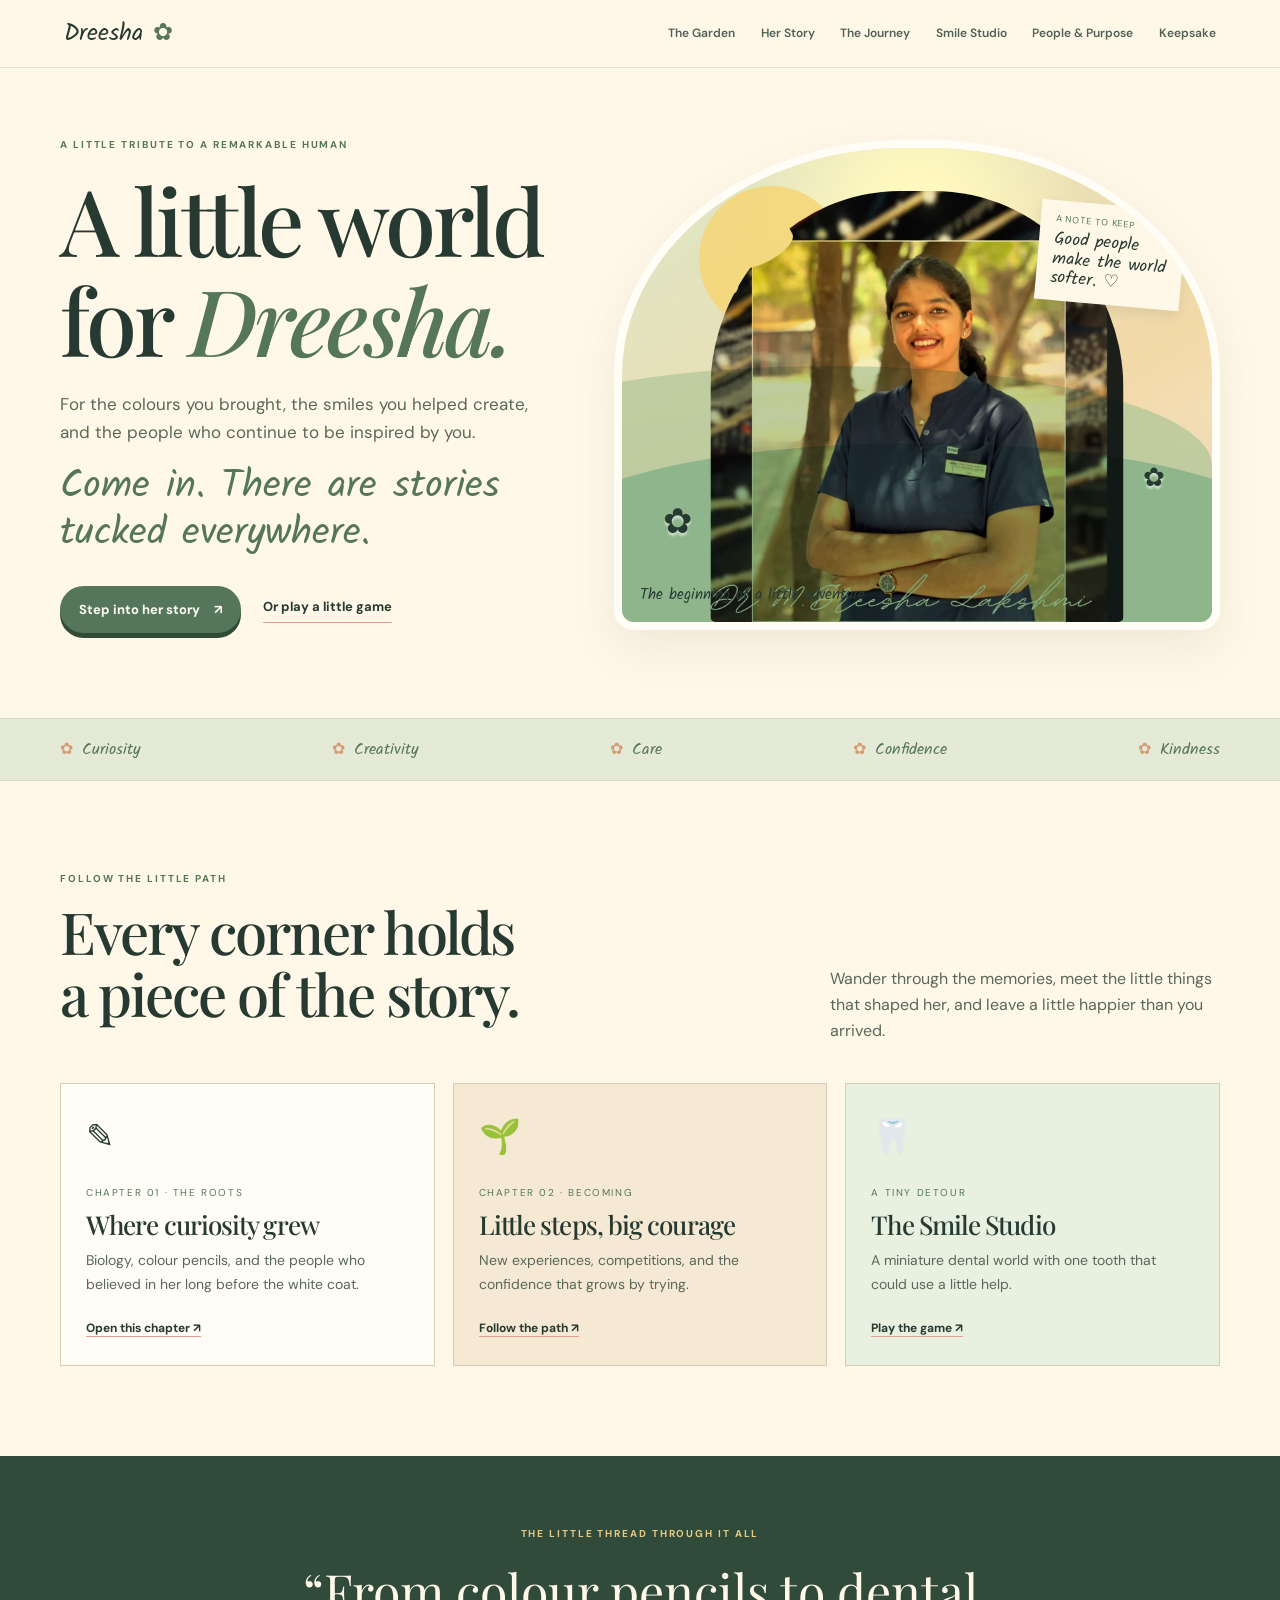
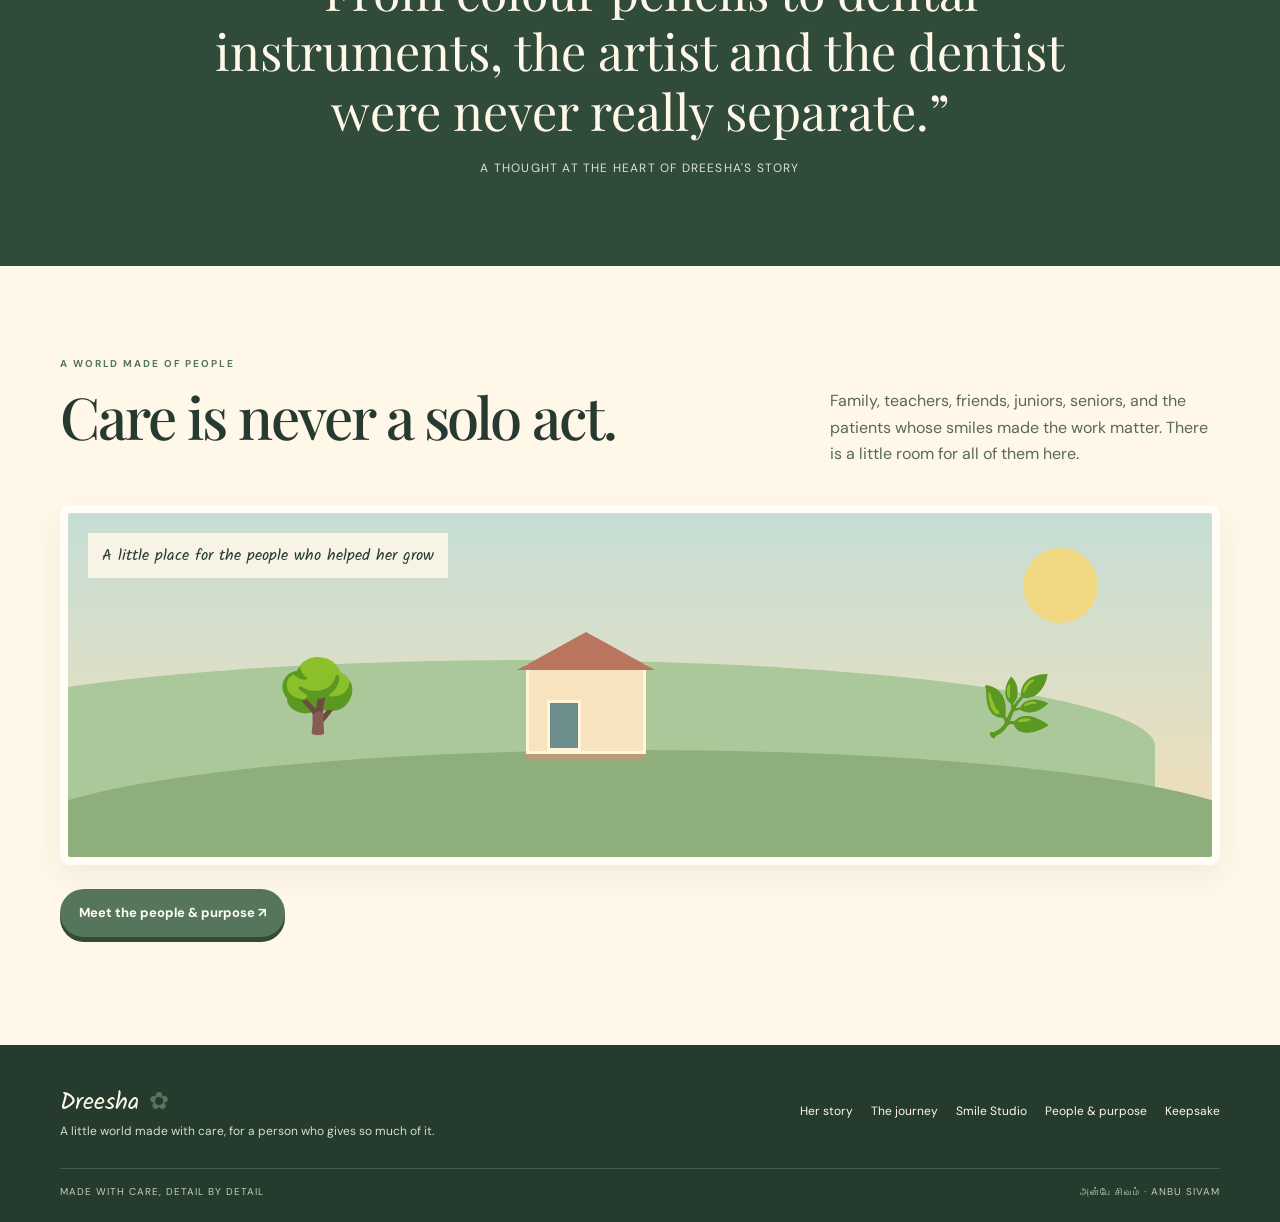
<file: index.html>
<!doctype html><html lang="en"><head><meta charset="utf-8"><meta name="viewport" content="width=device-width,initial-scale=1"><meta name="theme-color" content="#fff8e9"><meta name="description" content="A little illustrated world celebrating Dr. M. Dreesha Lakshmi, her story, creativity and care."><title>A Little World for Dreesha · A Little World for Dreesha</title><link rel="stylesheet" href="styles.css"></head><body><header class="site-nav">
<a class="brand" href="index.html">Dreesha <span>✿</span></a>
<button class="menu-btn" aria-expanded="false" aria-label="Toggle navigation">Explore ☰</button>
<nav class="navlinks">
<a href="index.html">The Garden</a><a href="story.html">Her Story</a><a href="journey.html">The Journey</a><a href="smile-studio.html">Smile Studio</a><a href="people.html">People & Purpose</a><a href="keepsake.html">Keepsake</a>
</nav></header><main>
<section class="hero wrap"><div class="hero-copy fade-up"><div class="eyebrow">A little tribute to a remarkable human</div><h1>A little world<br>for <em style="color:var(--moss)">Dreesha.</em></h1><p class="lead">For the colours you brought, the smiles you helped create, and the people who continue to be inspired by you.</p><p class="script">Come in. There are stories tucked everywhere.</p><div class="hero-actions"><a class="btn" href="story.html">Step into her story <span>↗</span></a><a class="link" href="smile-studio.html">Or play a little game</a></div></div><div class="hero-art fade-up" aria-label="Portrait of Dreesha in a storybook garden"><div class="sun-disc"></div><div class="hill back"></div><div class="hill"></div><img class="hero-portrait" src="assets/photos/dreesha-portrait.jpg" alt="Dreesha smiling in navy blue scrubs"><div class="art-note"><small>A note to keep</small>Good people make the world softer. ♡</div><span class="flower one">✿</span><span class="flower two">✿</span><div class="hero-caption">The beginning of a little adventure</div></div></section>
<div class="path-strip"><div class="wrap"><span>Curiosity</span><span>Creativity</span><span>Care</span><span>Confidence</span><span>Kindness</span></div></div>
<section class="section wrap"><div class="section-top"><div><div class="eyebrow">Follow the little path</div><h2>Every corner holds<br>a piece of the story.</h2></div><p>Wander through the memories, meet the little things that shaped her, and leave a little happier than you arrived.</p></div><div class="memory-grid"><article class="memory-card"><div class="card-mark">✎</div><div class="small-label">Chapter 01 · The roots</div><h3>Where curiosity grew</h3><p>Biology, colour pencils, and the people who believed in her long before the white coat.</p><a href="story.html">Open this chapter ↗</a></article><article class="memory-card"><div class="card-mark">🌱</div><div class="small-label">Chapter 02 · Becoming</div><h3>Little steps, big courage</h3><p>New experiences, competitions, and the confidence that grows by trying.</p><a href="journey.html">Follow the path ↗</a></article><article class="memory-card"><div class="card-mark">🦷</div><div class="small-label">A tiny detour</div><h3>The Smile Studio</h3><p>A miniature dental world with one tooth that could use a little help.</p><a href="smile-studio.html">Play the game ↗</a></article></div></section>
<section class="quote-band"><div class="eyebrow" style="color:#e9c982;justify-content:center">The little thread through it all</div><blockquote>“From colour pencils to dental instruments, the artist and the dentist were never really separate.”</blockquote><p>A thought at the heart of Dreesha's story</p></section>
<section class="section wrap"><div class="section-top"><div><div class="eyebrow">A world made of people</div><h2>Care is never a solo act.</h2></div><p>Family, teachers, friends, juniors, seniors, and the patients whose smiles made the work matter. There is a little room for all of them here.</p></div><div class="diorama"><div class="sun-disc"></div><div class="diorama-hill back"></div><div class="diorama-hill"></div><div class="tiny-tree">🌳</div><div class="tiny-tree two">🌿</div><div class="tiny-building"></div><div class="diorama-label">A little place for the people who helped her grow</div></div><p style="margin-top:24px"><a class="btn" href="people.html">Meet the people & purpose ↗</a></p></section></main><footer class="footer"><div class="wrap"><div class="footer-inner"><div><a class="brand" href="index.html">Dreesha <span>✿</span></a><p>A little world made with care, for a person who gives so much of it.</p></div><nav class="footer-links"><a href="story.html">Her story</a><a href="journey.html">The journey</a><a href="smile-studio.html">Smile Studio</a><a href="people.html">People & purpose</a><a href="keepsake.html">Keepsake</a></nav></div><div class="footer-bottom"><span>Made with care, detail by detail</span><span>அன்பே சிவம் · Anbu Sivam</span></div></div></footer><script src="app.js"></script></body></html>
</file>
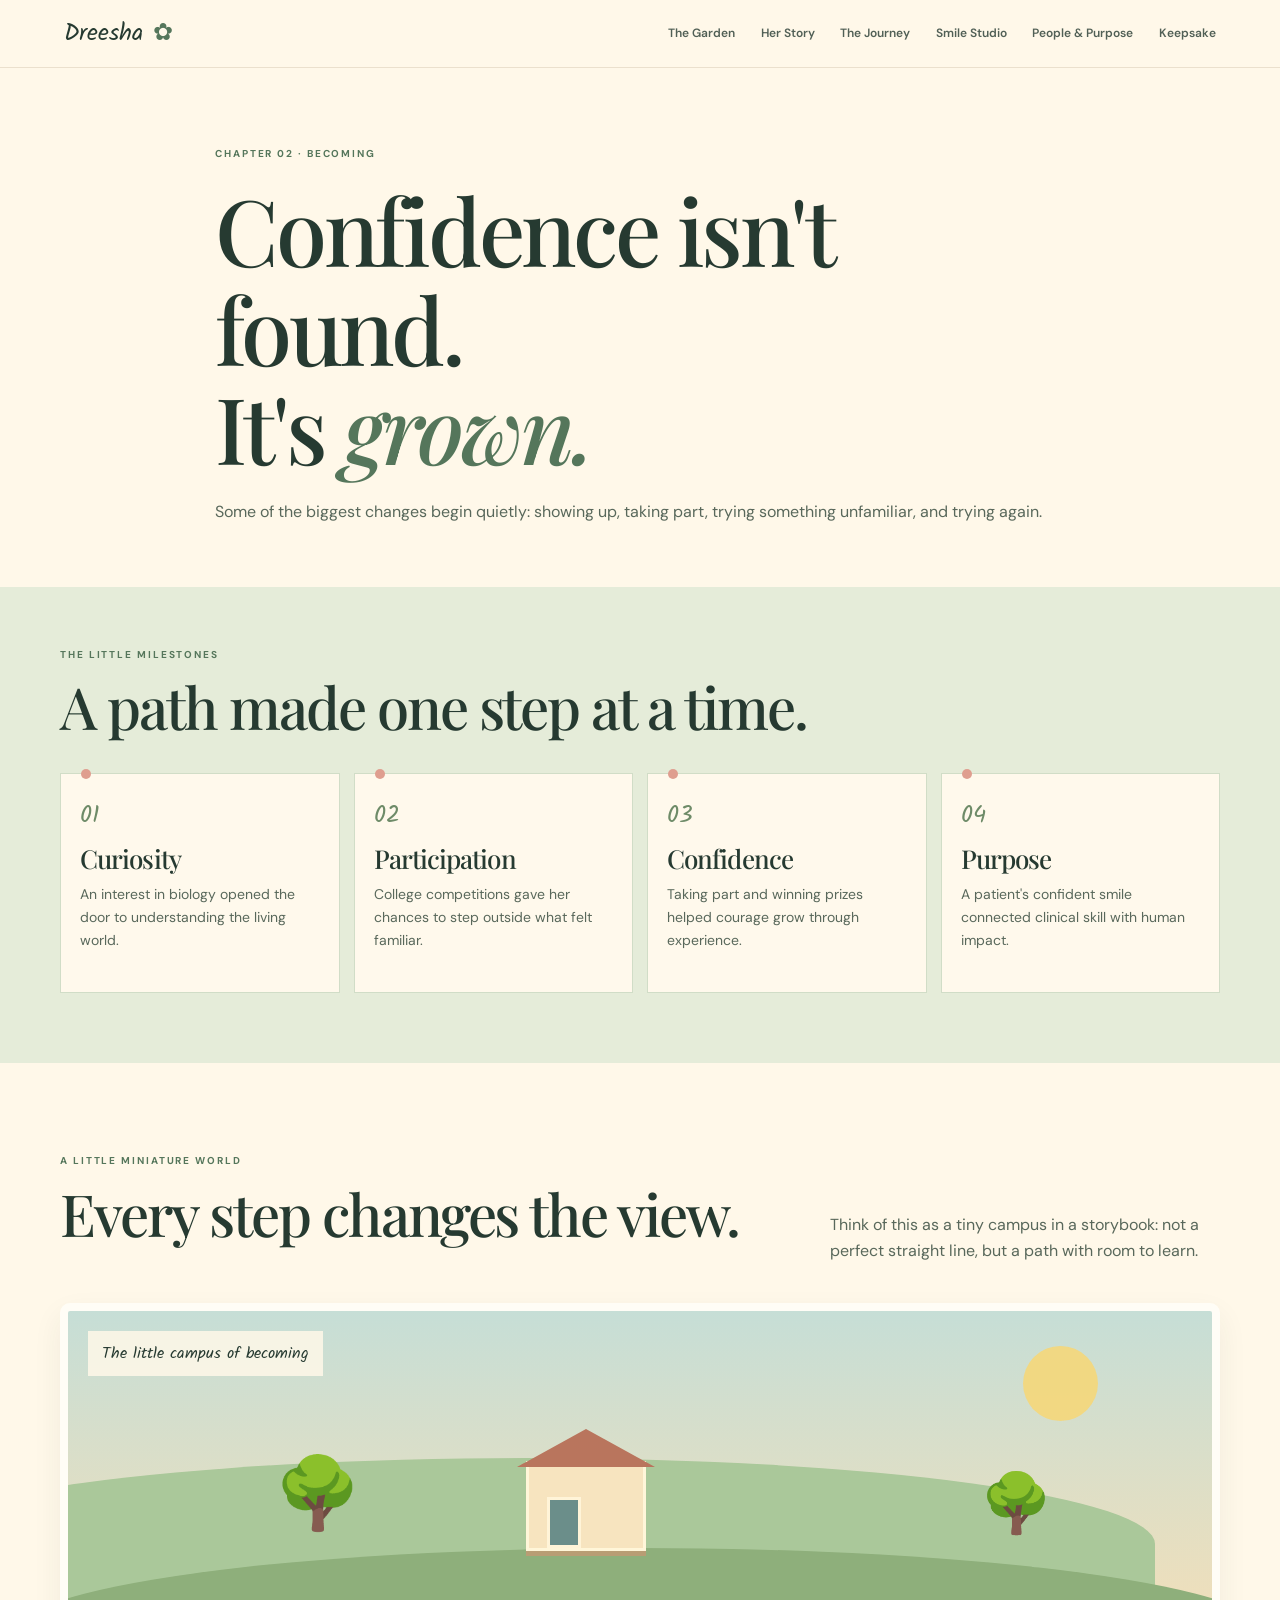
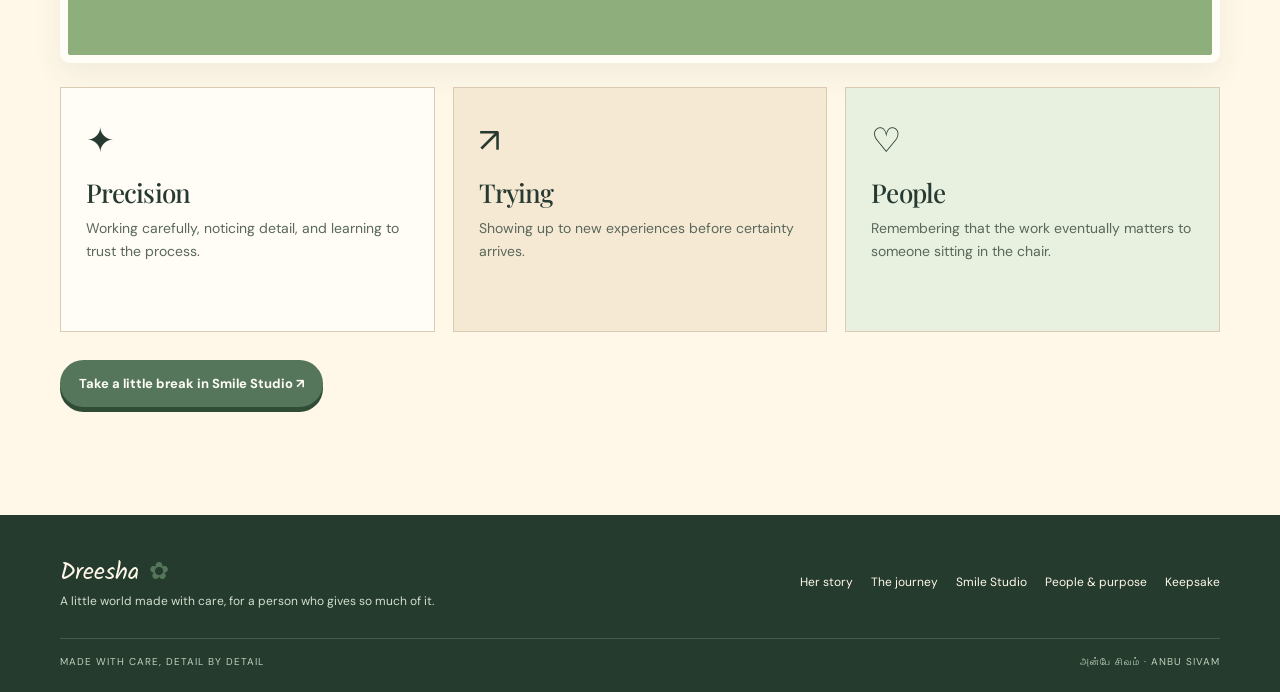
<file: journey.html>
<!doctype html><html lang="en"><head><meta charset="utf-8"><meta name="viewport" content="width=device-width,initial-scale=1"><meta name="theme-color" content="#fff8e9"><meta name="description" content="A little illustrated world celebrating Dr. M. Dreesha Lakshmi, her story, creativity and care."><title>The Journey · A Little World for Dreesha</title><link rel="stylesheet" href="styles.css"></head><body><header class="site-nav">
<a class="brand" href="index.html">Dreesha <span>✿</span></a>
<button class="menu-btn" aria-expanded="false" aria-label="Toggle navigation">Explore ☰</button>
<nav class="navlinks">
<a href="index.html">The Garden</a><a href="story.html">Her Story</a><a href="journey.html">The Journey</a><a href="smile-studio.html">Smile Studio</a><a href="people.html">People & Purpose</a><a href="keepsake.html">Keepsake</a>
</nav></header><main>
<section class="wrap story-intro"><div class="eyebrow">Chapter 02 · Becoming</div><h1>Confidence isn't found.<br>It's <em style="color:var(--moss)">grown.</em></h1><p class="lead">Some of the biggest changes begin quietly: showing up, taking part, trying something unfamiliar, and trying again.</p></section>
<section class="timeline-scene"><div class="wrap"><div class="eyebrow">The little milestones</div><h2>A path made one step at a time.</h2><div class="timeline"><article class="milestone"><div class="num">01</div><h3>Curiosity</h3><p>An interest in biology opened the door to understanding the living world.</p></article><article class="milestone"><div class="num">02</div><h3>Participation</h3><p>College competitions gave her chances to step outside what felt familiar.</p></article><article class="milestone"><div class="num">03</div><h3>Confidence</h3><p>Taking part and winning prizes helped courage grow through experience.</p></article><article class="milestone"><div class="num">04</div><h3>Purpose</h3><p>A patient's confident smile connected clinical skill with human impact.</p></article></div></div></section>
<section class="section wrap"><div class="section-top"><div><div class="eyebrow">A little miniature world</div><h2>Every step changes the view.</h2></div><p>Think of this as a tiny campus in a storybook: not a perfect straight line, but a path with room to learn.</p></div><div class="diorama"><div class="sun-disc"></div><div class="diorama-hill back"></div><div class="diorama-hill"></div><div class="tiny-tree">🌳</div><div class="tiny-tree two">🌳</div><div class="tiny-building"></div><div class="diorama-label">The little campus of becoming</div></div><div class="memory-grid" style="margin-top:24px"><article class="memory-card"><div class="card-mark">✦</div><h3>Precision</h3><p>Working carefully, noticing detail, and learning to trust the process.</p></article><article class="memory-card"><div class="card-mark">↗</div><h3>Trying</h3><p>Showing up to new experiences before certainty arrives.</p></article><article class="memory-card"><div class="card-mark">♡</div><h3>People</h3><p>Remembering that the work eventually matters to someone sitting in the chair.</p></article></div><p style="margin-top:28px"><a class="btn" href="smile-studio.html">Take a little break in Smile Studio ↗</a></p></section></main><footer class="footer"><div class="wrap"><div class="footer-inner"><div><a class="brand" href="index.html">Dreesha <span>✿</span></a><p>A little world made with care, for a person who gives so much of it.</p></div><nav class="footer-links"><a href="story.html">Her story</a><a href="journey.html">The journey</a><a href="smile-studio.html">Smile Studio</a><a href="people.html">People & purpose</a><a href="keepsake.html">Keepsake</a></nav></div><div class="footer-bottom"><span>Made with care, detail by detail</span><span>அன்பே சிவம் · Anbu Sivam</span></div></div></footer><script src="app.js"></script></body></html>
</file>
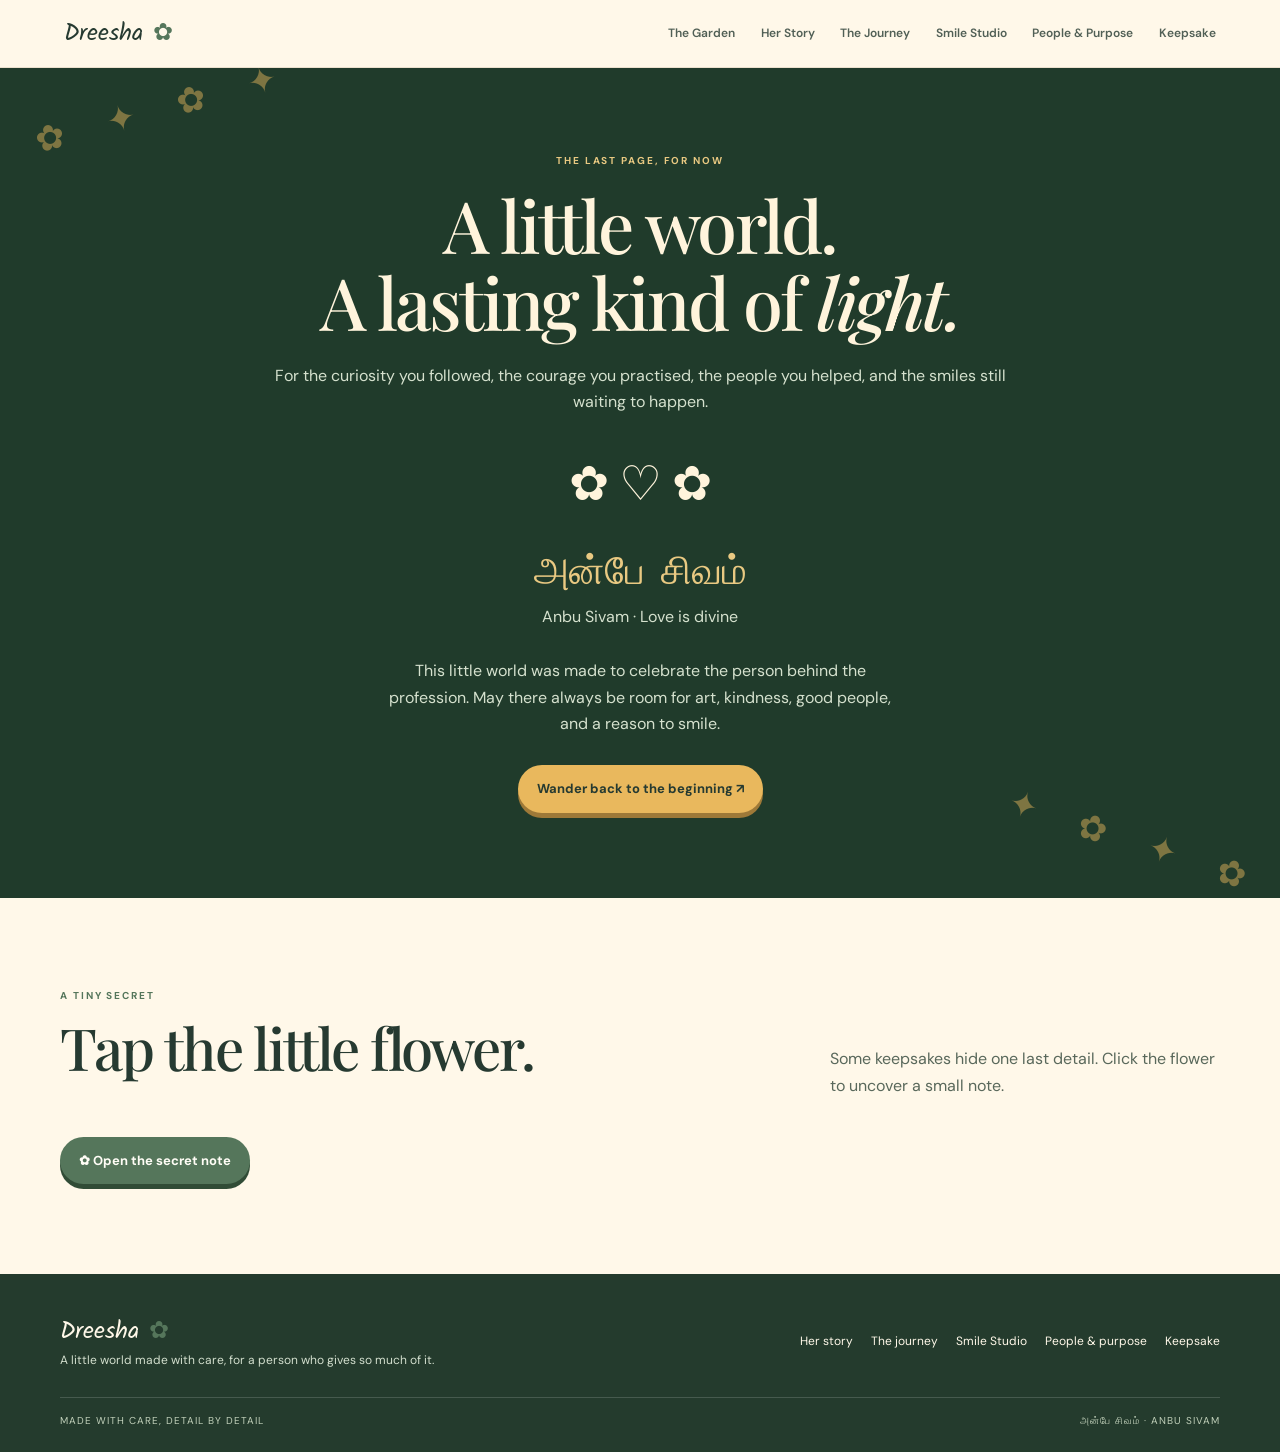
<file: keepsake.html>
<!doctype html><html lang="en"><head><meta charset="utf-8"><meta name="viewport" content="width=device-width,initial-scale=1"><meta name="theme-color" content="#fff8e9"><meta name="description" content="A little illustrated world celebrating Dr. M. Dreesha Lakshmi, her story, creativity and care."><title>A Little Keepsake · A Little World for Dreesha</title><link rel="stylesheet" href="styles.css"></head><body><header class="site-nav">
<a class="brand" href="index.html">Dreesha <span>✿</span></a>
<button class="menu-btn" aria-expanded="false" aria-label="Toggle navigation">Explore ☰</button>
<nav class="navlinks">
<a href="index.html">The Garden</a><a href="story.html">Her Story</a><a href="journey.html">The Journey</a><a href="smile-studio.html">Smile Studio</a><a href="people.html">People & Purpose</a><a href="keepsake.html">Keepsake</a>
</nav></header><main>
<section class="keepsake"><div class="wrap keepsake-inner"><div class="eyebrow" style="color:#e9c982;justify-content:center">The last page, for now</div><h1>A little world.<br>A lasting kind of <em>light.</em></h1><p>For the curiosity you followed, the courage you practised, the people you helped, and the smiles still waiting to happen.</p><div style="font-size:48px;margin:28px 0">✿ ♡ ✿</div><div class="script">அன்பே சிவம்</div><p style="margin-top:6px">Anbu Sivam · Love is divine</p><p style="max-width:520px;margin:28px auto">This little world was made to celebrate the person behind the profession. May there always be room for art, kindness, good people, and a reason to smile.</p><a class="btn" style="background:#e9b85d;color:#263a31;box-shadow:0 5px 0 #9e7938" href="index.html">Wander back to the beginning ↗</a></div></section>
<section class="section wrap"><div class="section-top"><div><div class="eyebrow">A tiny secret</div><h2>Tap the little flower.</h2></div><p>Some keepsakes hide one last detail. Click the flower to uncover a small note.</p></div><button class="btn" id="secretFlower" aria-expanded="false">✿ Open the secret note</button><div id="secretNote" class="note-card" hidden style="max-width:620px">You don't have to do extraordinary things every day to leave something good behind. Sometimes helping one person smile is already a legacy.<small>A little note, just for you</small></div></section>
</main><footer class="footer"><div class="wrap"><div class="footer-inner"><div><a class="brand" href="index.html">Dreesha <span>✿</span></a><p>A little world made with care, for a person who gives so much of it.</p></div><nav class="footer-links"><a href="story.html">Her story</a><a href="journey.html">The journey</a><a href="smile-studio.html">Smile Studio</a><a href="people.html">People & purpose</a><a href="keepsake.html">Keepsake</a></nav></div><div class="footer-bottom"><span>Made with care, detail by detail</span><span>அன்பே சிவம் · Anbu Sivam</span></div></div></footer><script src="app.js"></script></body></html>
</file>
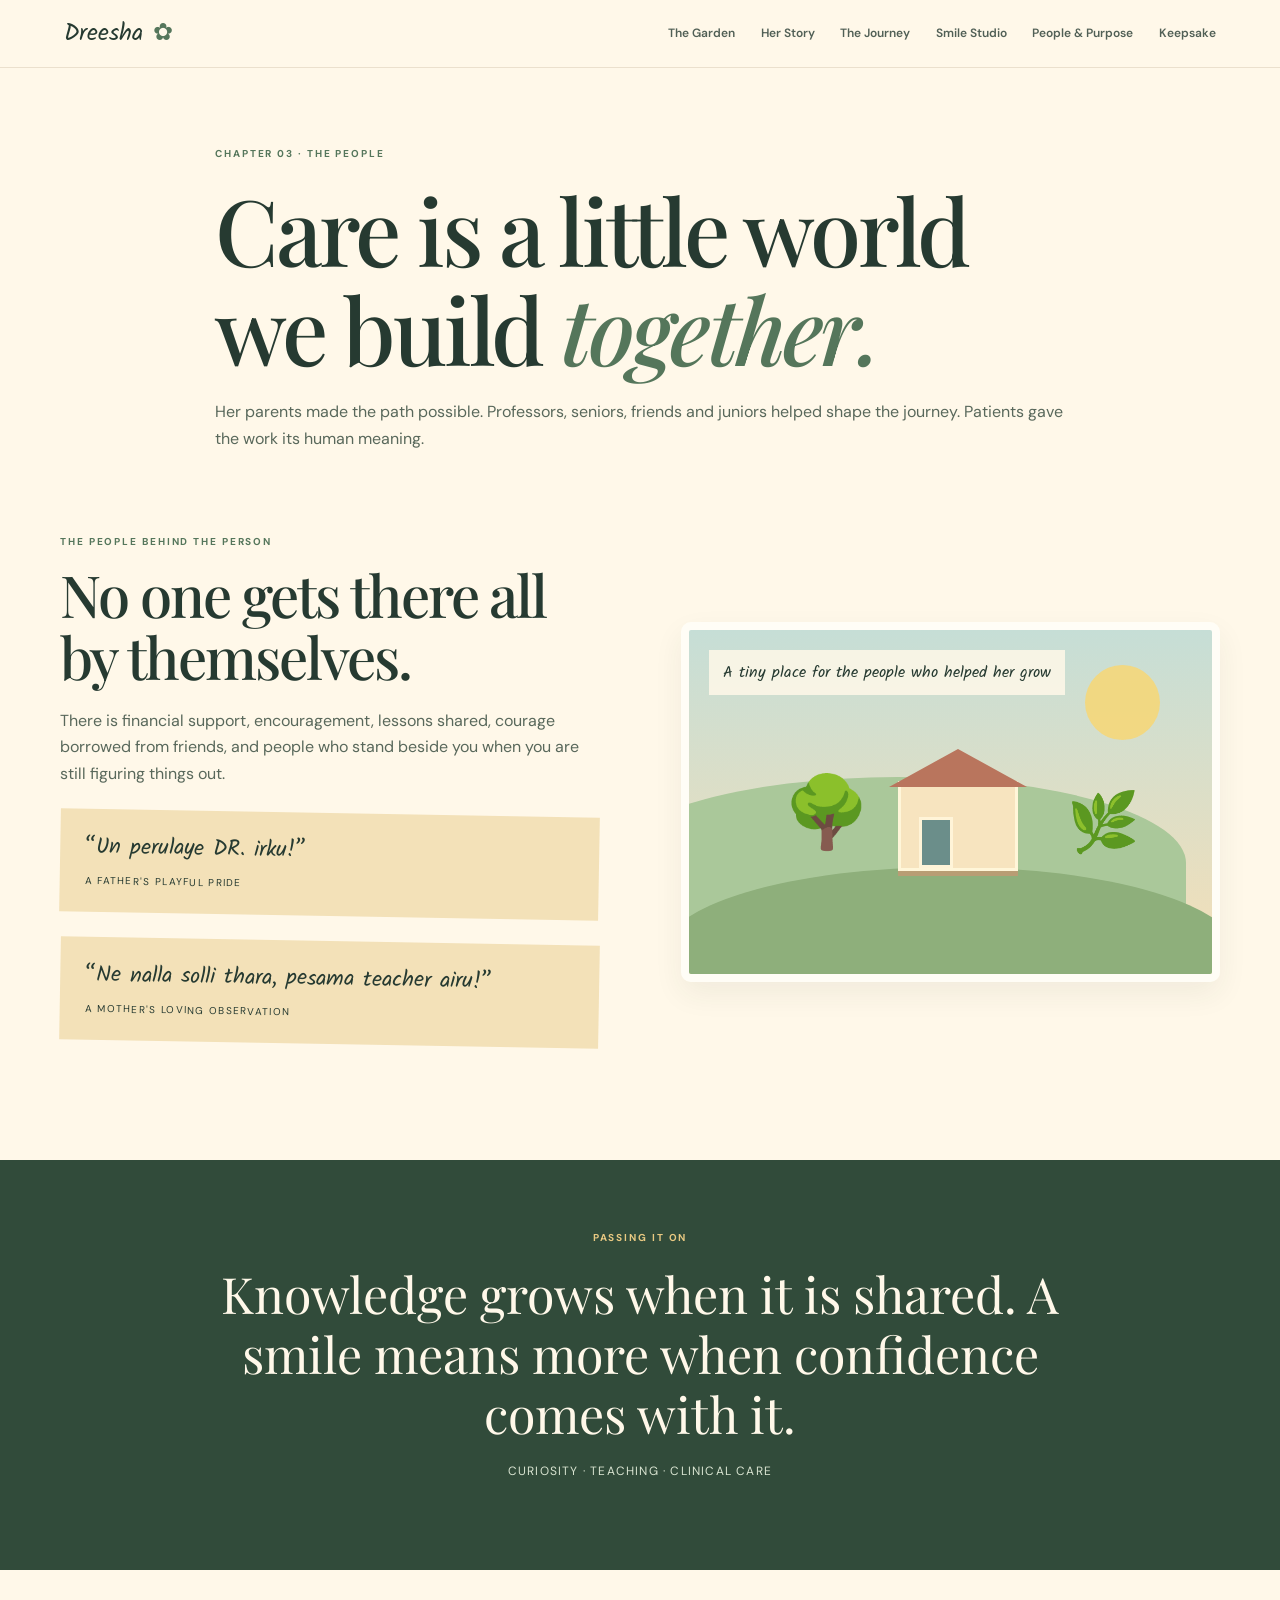
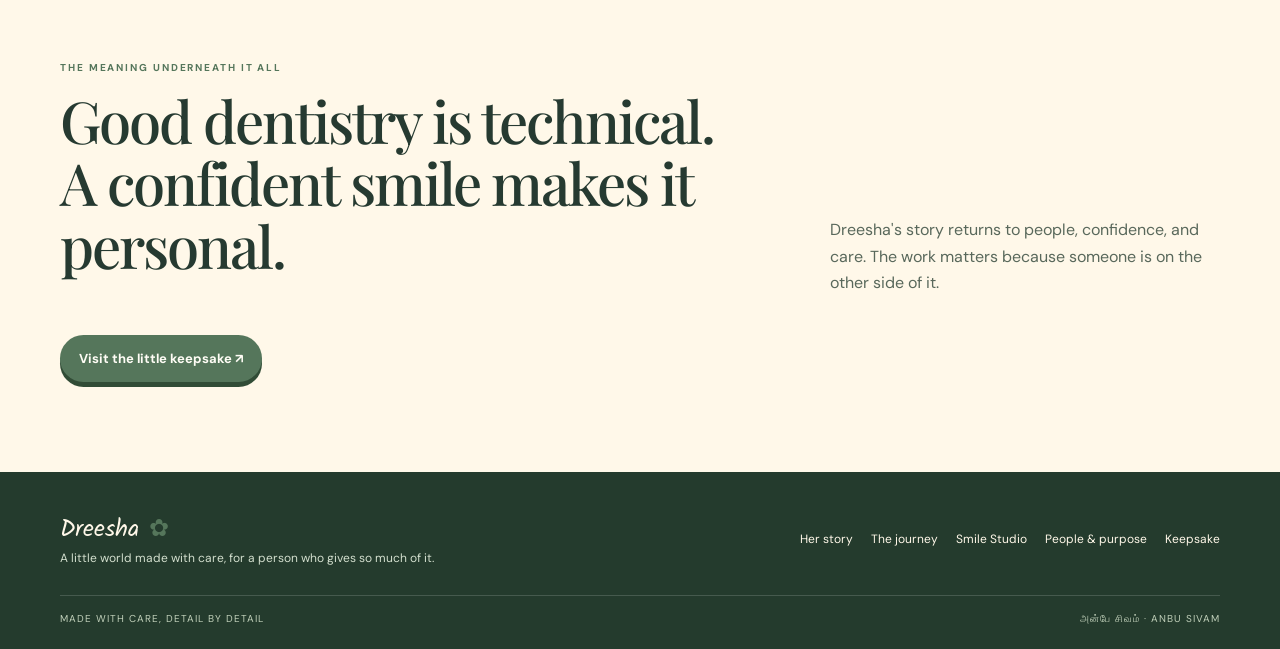
<file: people.html>
<!doctype html><html lang="en"><head><meta charset="utf-8"><meta name="viewport" content="width=device-width,initial-scale=1"><meta name="theme-color" content="#fff8e9"><meta name="description" content="A little illustrated world celebrating Dr. M. Dreesha Lakshmi, her story, creativity and care."><title>People & Purpose · A Little World for Dreesha</title><link rel="stylesheet" href="styles.css"></head><body><header class="site-nav">
<a class="brand" href="index.html">Dreesha <span>✿</span></a>
<button class="menu-btn" aria-expanded="false" aria-label="Toggle navigation">Explore ☰</button>
<nav class="navlinks">
<a href="index.html">The Garden</a><a href="story.html">Her Story</a><a href="journey.html">The Journey</a><a href="smile-studio.html">Smile Studio</a><a href="people.html">People & Purpose</a><a href="keepsake.html">Keepsake</a>
</nav></header><main>
<section class="wrap story-intro"><div class="eyebrow">Chapter 03 · The people</div><h1>Care is a little world<br>we build <em style="color:var(--moss)">together.</em></h1><p class="lead">Her parents made the path possible. Professors, seniors, friends and juniors helped shape the journey. Patients gave the work its human meaning.</p></section>
<section class="wrap people-grid"><div><div class="eyebrow">The people behind the person</div><h2>No one gets there all by themselves.</h2><p>There is financial support, encouragement, lessons shared, courage borrowed from friends, and people who stand beside you when you are still figuring things out.</p><div class="note-card">“Un perulaye DR. irku!”<small>A father's playful pride</small></div><div class="note-card">“Ne nalla solli thara, pesama teacher airu!”<small>A mother's loving observation</small></div></div><div class="diorama"><div class="sun-disc"></div><div class="diorama-hill back"></div><div class="diorama-hill"></div><div class="tiny-tree">🌳</div><div class="tiny-tree two">🌿</div><div class="tiny-building"></div><div class="diorama-label">A tiny place for the people who helped her grow</div></div></section>
<section class="quote-band"><div class="eyebrow" style="color:#e9c982;justify-content:center">Passing it on</div><blockquote>Knowledge grows when it is shared. A smile means more when confidence comes with it.</blockquote><p>Curiosity · Teaching · Clinical care</p></section>
<section class="section wrap"><div class="section-top"><div><div class="eyebrow">The meaning underneath it all</div><h2>Good dentistry is technical.<br>A confident smile makes it personal.</h2></div><p>Dreesha's story returns to people, confidence, and care. The work matters because someone is on the other side of it.</p></div><a class="btn" href="keepsake.html">Visit the little keepsake ↗</a></section></main><footer class="footer"><div class="wrap"><div class="footer-inner"><div><a class="brand" href="index.html">Dreesha <span>✿</span></a><p>A little world made with care, for a person who gives so much of it.</p></div><nav class="footer-links"><a href="story.html">Her story</a><a href="journey.html">The journey</a><a href="smile-studio.html">Smile Studio</a><a href="people.html">People & purpose</a><a href="keepsake.html">Keepsake</a></nav></div><div class="footer-bottom"><span>Made with care, detail by detail</span><span>அன்பே சிவம் · Anbu Sivam</span></div></div></footer><script src="app.js"></script></body></html>
</file>
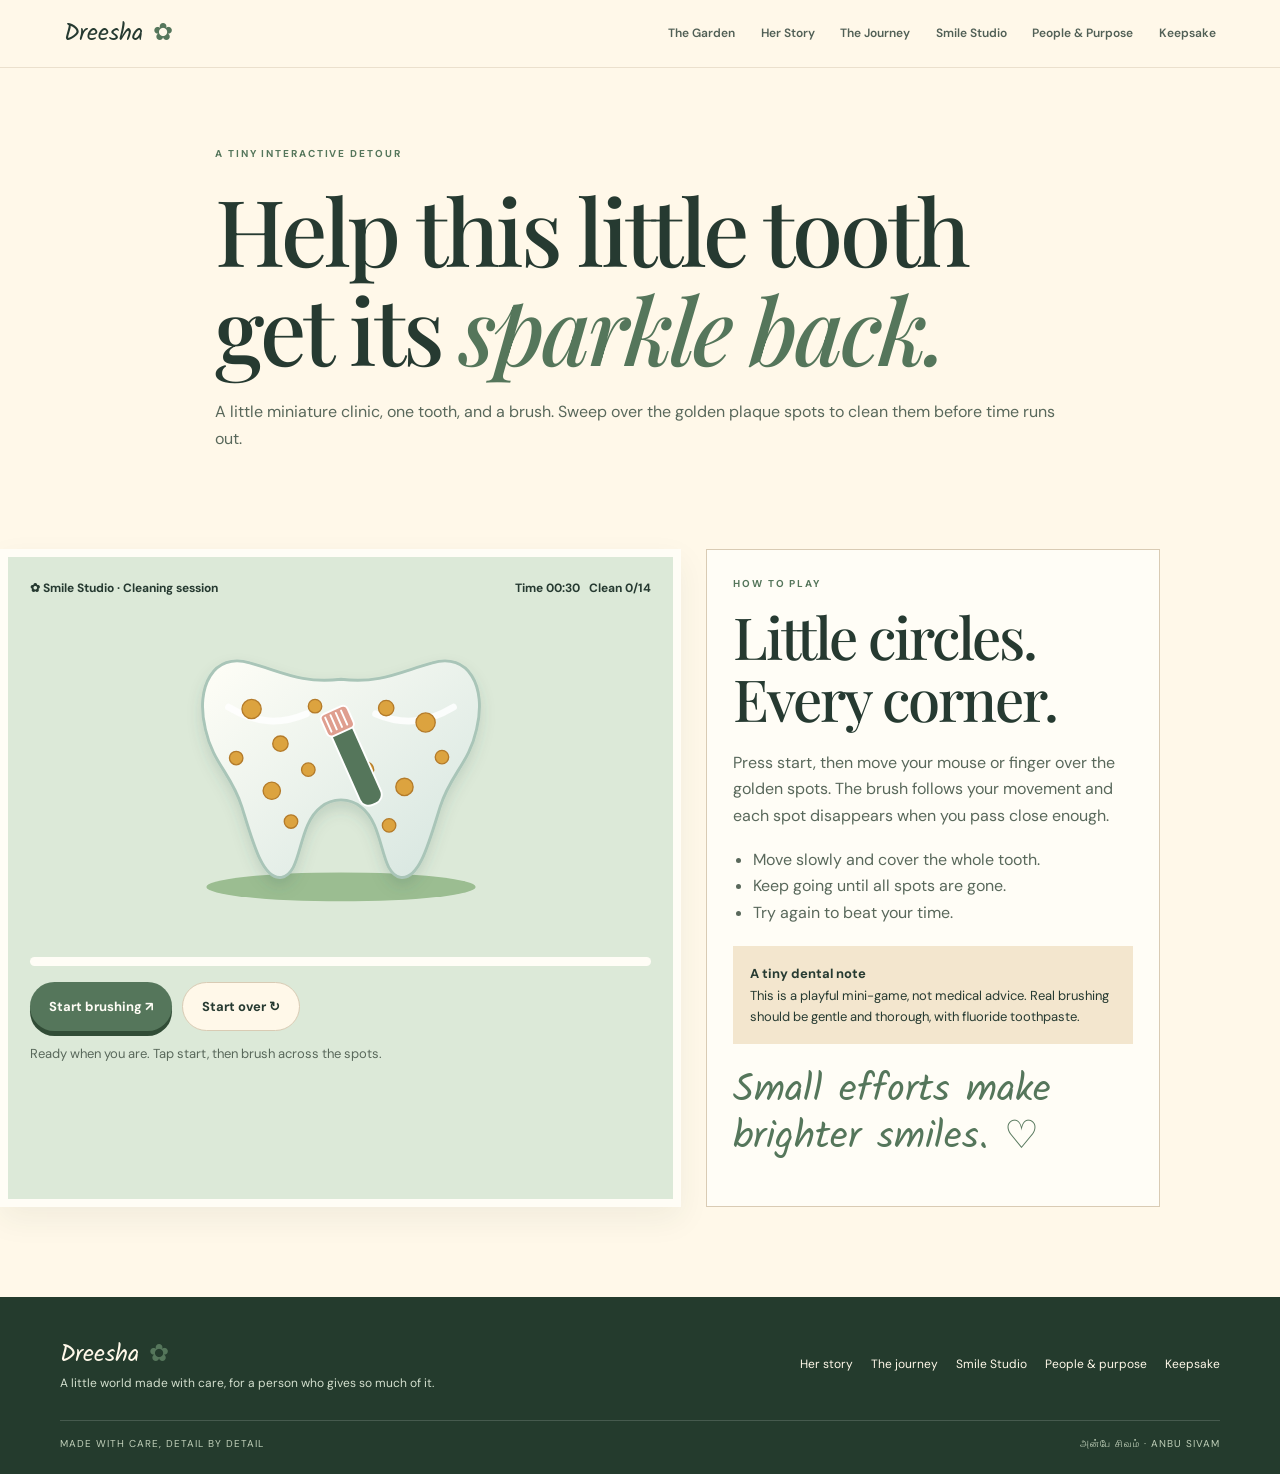
<file: smile-studio.html>
<!doctype html><html lang="en"><head><meta charset="utf-8"><meta name="viewport" content="width=device-width,initial-scale=1"><meta name="theme-color" content="#fff8e9"><meta name="description" content="A little illustrated world celebrating Dr. M. Dreesha Lakshmi, her story, creativity and care."><title>Smile Studio · A Little World for Dreesha</title><link rel="stylesheet" href="styles.css"></head><body><header class="site-nav">
<a class="brand" href="index.html">Dreesha <span>✿</span></a>
<button class="menu-btn" aria-expanded="false" aria-label="Toggle navigation">Explore ☰</button>
<nav class="navlinks">
<a href="index.html">The Garden</a><a href="story.html">Her Story</a><a href="journey.html">The Journey</a><a href="smile-studio.html">Smile Studio</a><a href="people.html">People & Purpose</a><a href="keepsake.html">Keepsake</a>
</nav></header><main>
<section class="wrap story-intro"><div class="eyebrow">A tiny interactive detour</div><h1>Help this little tooth<br>get its <em style="color:var(--moss)">sparkle back.</em></h1><p class="lead">A little miniature clinic, one tooth, and a brush. Sweep over the golden plaque spots to clean them before time runs out.</p></section>
<section class="wrap game-layout"><div class="game-board"><div class="game-header"><span>✿ Smile Studio · Cleaning session</span><span>Time <b id="timeLeft">00:30</b> &nbsp; Clean <b id="cleanScore">0/14</b></span></div><div class="game-stage"><svg id="toothGame" viewBox="0 0 520 340" role="img" aria-label="Interactive tooth with plaque spots to clean"><defs><linearGradient id="toothShade" x1="0" y1="0" x2="1" y2="1"><stop offset="0" stop-color="#fffef7"/><stop offset="1" stop-color="#d5e5df"/></linearGradient><filter id="shadow"><feDropShadow dx="0" dy="8" stdDeviation="7" flood-color="#365c59" flood-opacity=".17"/></filter></defs><ellipse cx="260" cy="288" rx="140" ry="15" fill="#9bbd91"/><path d="M165 55 C128 44 108 79 119 124 C127 160 146 170 157 205 C169 244 179 281 198 278 C220 275 214 224 239 205 C251 195 269 195 281 205 C306 224 300 275 322 278 C341 281 351 244 363 205 C374 170 393 160 401 124 C412 79 392 44 355 55 C322 64 301 77 260 72 C219 77 198 64 165 55Z" fill="url(#toothShade)" stroke="#a9c5b8" stroke-width="3" filter="url(#shadow)"/><path d="M143 101 C173 119 198 119 224 108 M377 101 C347 119 322 119 296 108" stroke="#fff" stroke-width="7" fill="none" stroke-linecap="round" opacity=".85"/><g class="plaque-set"><circle class="plaque" cx="167" cy="103" r="10"/><circle class="plaque" cx="197" cy="139" r="8"/><circle class="plaque" cx="233" cy="100" r="7"/><circle class="plaque" cx="264" cy="127" r="9"/><circle class="plaque" cx="307" cy="102" r="8"/><circle class="plaque" cx="348" cy="117" r="10"/><circle class="plaque" cx="151" cy="154" r="7"/><circle class="plaque" cx="188" cy="188" r="9"/><circle class="plaque" cx="226" cy="166" r="7"/><circle class="plaque" cx="286" cy="166" r="8"/><circle class="plaque" cx="326" cy="184" r="9"/><circle class="plaque" cx="365" cy="153" r="7"/><circle class="plaque" cx="208" cy="220" r="7"/><circle class="plaque" cx="310" cy="224" r="7"/></g><g id="brush" class="brush-cursor" transform="translate(245 120) rotate(-24)"><rect x="0" y="0" width="24" height="95" rx="10" fill="#55765b" stroke="#fff" stroke-width="2"/><rect x="-3" y="-12" width="30" height="25" rx="5" fill="#df9e8f" stroke="#fff" stroke-width="2"/><path d="M2 -8V8 M8 -8V8 M14 -8V8 M20 -8V8" stroke="#fff" stroke-width="2" stroke-linecap="round"/></g></svg></div><div class="meter"><span id="cleanMeter"></span></div><div class="game-controls"><button class="btn" id="startGame">Start brushing ↗</button><button class="btn secondary" id="resetGame">Start over ↻</button></div><p id="gameMessage" aria-live="polite" style="margin:12px 0 0;font-size:13px">Ready when you are. Tap start, then brush across the spots.</p><div class="result-overlay" id="resultOverlay"><div><div class="eyebrow" style="color:#e9c982;justify-content:center">Little victory unlocked</div><h3 id="resultTitle">A brighter smile!</h3><p id="resultCopy"></p><button class="btn" id="restartGame">Play again ↻</button></div></div></div><aside class="game-side"><div class="eyebrow">How to play</div><h2>Little circles.<br>Every corner.</h2><p>Press start, then move your mouse or finger over the golden spots. The brush follows your movement and each spot disappears when you pass close enough.</p><ul><li>Move slowly and cover the whole tooth.</li><li>Keep going until all spots are gone.</li><li>Try again to beat your time.</li></ul><div class="tip"><strong>A tiny dental note</strong><br>This is a playful mini-game, not medical advice. Real brushing should be gentle and thorough, with fluoride toothpaste.</div><p class="script" style="margin-top:24px">Small efforts make brighter smiles. ♡</p></aside></section></main><footer class="footer"><div class="wrap"><div class="footer-inner"><div><a class="brand" href="index.html">Dreesha <span>✿</span></a><p>A little world made with care, for a person who gives so much of it.</p></div><nav class="footer-links"><a href="story.html">Her story</a><a href="journey.html">The journey</a><a href="smile-studio.html">Smile Studio</a><a href="people.html">People & purpose</a><a href="keepsake.html">Keepsake</a></nav></div><div class="footer-bottom"><span>Made with care, detail by detail</span><span>அன்பே சிவம் · Anbu Sivam</span></div></div></footer><script src="app.js"></script></body></html>
</file>
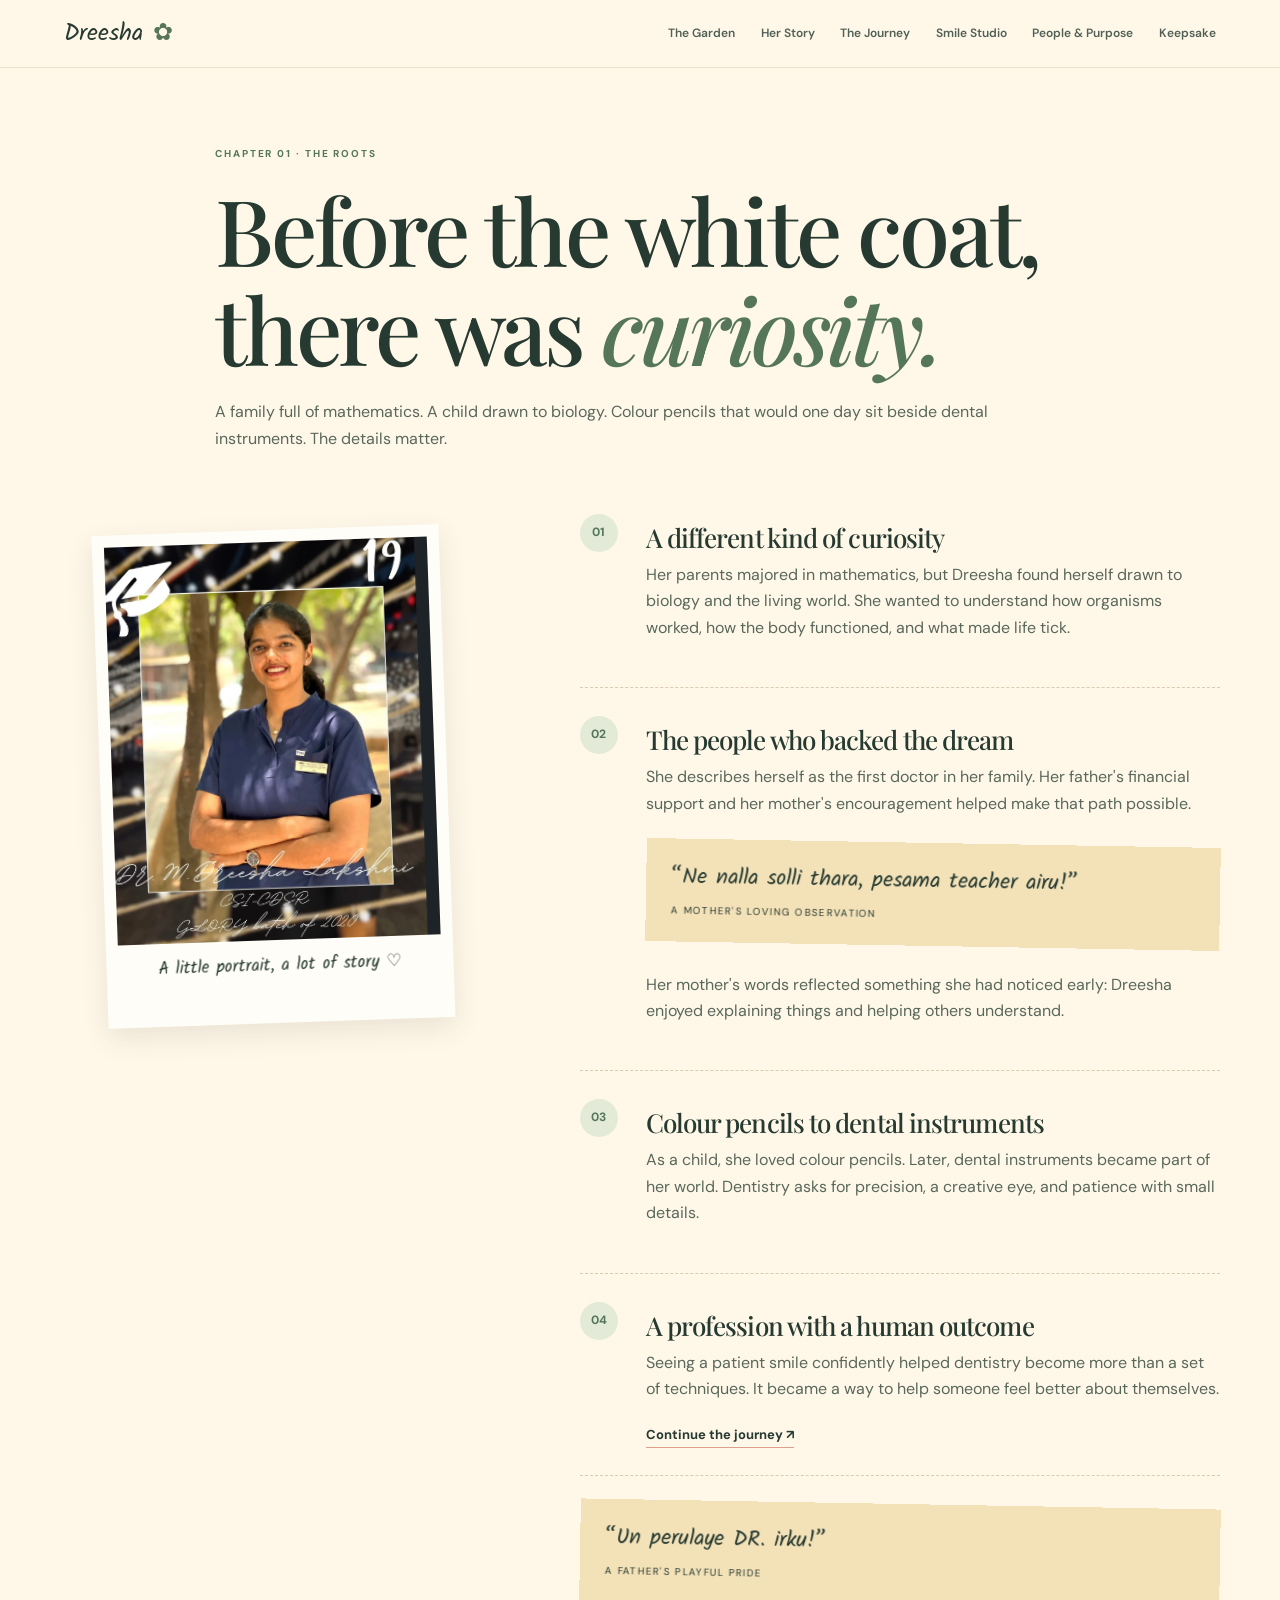
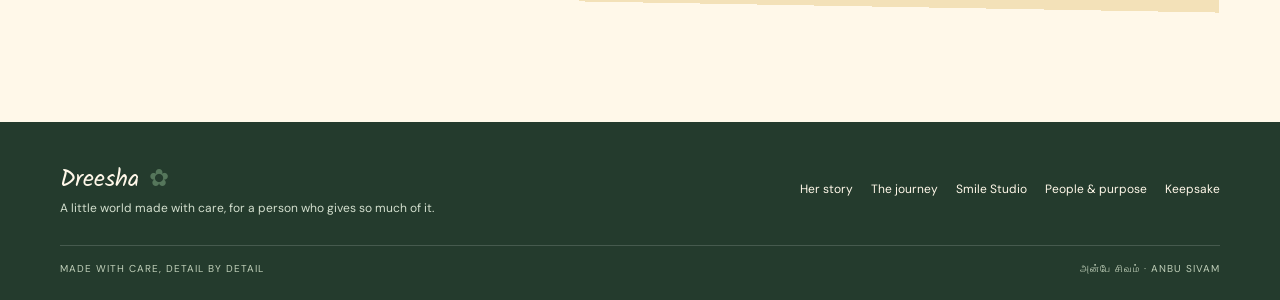
<file: story.html>
<!doctype html><html lang="en"><head><meta charset="utf-8"><meta name="viewport" content="width=device-width,initial-scale=1"><meta name="theme-color" content="#fff8e9"><meta name="description" content="A little illustrated world celebrating Dr. M. Dreesha Lakshmi, her story, creativity and care."><title>Her Story · A Little World for Dreesha</title><link rel="stylesheet" href="styles.css"></head><body><header class="site-nav">
<a class="brand" href="index.html">Dreesha <span>✿</span></a>
<button class="menu-btn" aria-expanded="false" aria-label="Toggle navigation">Explore ☰</button>
<nav class="navlinks">
<a href="index.html">The Garden</a><a href="story.html">Her Story</a><a href="journey.html">The Journey</a><a href="smile-studio.html">Smile Studio</a><a href="people.html">People & Purpose</a><a href="keepsake.html">Keepsake</a>
</nav></header><main>
<section class="wrap story-intro"><div class="eyebrow">Chapter 01 · The roots</div><h1>Before the white coat,<br>there was <em style="color:var(--moss)">curiosity.</em></h1><p class="lead">A family full of mathematics. A child drawn to biology. Colour pencils that would one day sit beside dental instruments. The details matter.</p></section>
<section class="wrap story-layout"><figure class="photo-frame"><img src="assets/photos/dreesha-portrait.jpg" alt="Dreesha smiling in navy blue scrubs"><figcaption>A little portrait, a lot of story ♡</figcaption></figure><div><article class="story-item"><div class="num">01</div><div><h3>A different kind of curiosity</h3><p>Her parents majored in mathematics, but Dreesha found herself drawn to biology and the living world. She wanted to understand how organisms worked, how the body functioned, and what made life tick.</p></div></article><article class="story-item"><div class="num">02</div><div><h3>The people who backed the dream</h3><p>She describes herself as the first doctor in her family. Her father's financial support and her mother's encouragement helped make that path possible.</p><div class="note-card">“Ne nalla solli thara, pesama teacher airu!”<small>A mother's loving observation</small></div><p>Her mother's words reflected something she had noticed early: Dreesha enjoyed explaining things and helping others understand.</p></div></article><article class="story-item"><div class="num">03</div><div><h3>Colour pencils to dental instruments</h3><p>As a child, she loved colour pencils. Later, dental instruments became part of her world. Dentistry asks for precision, a creative eye, and patience with small details.</p></div></article><article class="story-item"><div class="num">04</div><div><h3>A profession with a human outcome</h3><p>Seeing a patient smile confidently helped dentistry become more than a set of techniques. It became a way to help someone feel better about themselves.</p><a class="link" href="journey.html">Continue the journey ↗</a></div></article><div class="note-card">“Un perulaye DR. irku!”<small>A father's playful pride</small></div></div></section></main><footer class="footer"><div class="wrap"><div class="footer-inner"><div><a class="brand" href="index.html">Dreesha <span>✿</span></a><p>A little world made with care, for a person who gives so much of it.</p></div><nav class="footer-links"><a href="story.html">Her story</a><a href="journey.html">The journey</a><a href="smile-studio.html">Smile Studio</a><a href="people.html">People & purpose</a><a href="keepsake.html">Keepsake</a></nav></div><div class="footer-bottom"><span>Made with care, detail by detail</span><span>அன்பே சிவம் · Anbu Sivam</span></div></div></footer><script src="app.js"></script></body></html>
</file>
<file: styles.css>
@import url('https://fonts.googleapis.com/css2?family=DM+Sans:wght@400;500;600;700&family=Kalam:wght@300;400;700&family=Playfair+Display:ital,wght@0,500;0,600;1,500;1,600&display=swap');
:root{--ink:#263a31;--moss:#55765b;--leaf:#a9c69a;--paper:#fff8e9;--cream:#f3e6ce;--sun:#e9b85d;--pink:#df9e8f;--blue:#b7d9d4;--line:#d9cbb4;--serif:"Playfair Display",Georgia,serif;--sans:"DM Sans",Arial,sans-serif;--hand:"Kalam",cursive}
*{box-sizing:border-box}html{scroll-behavior:smooth}body{margin:0;background:var(--paper);color:var(--ink);font:16px/1.65 var(--sans)}a{color:inherit;text-decoration:none}button{font:inherit;cursor:pointer}img{max-width:100%;display:block}
.site-nav{position:sticky;top:0;z-index:30;display:flex;align-items:center;justify-content:space-between;gap:20px;padding:14px clamp(18px,5vw,68px);background:#fff8e9ed;backdrop-filter:blur(12px);border-bottom:1px solid #d9cbb488}
.brand{font:24px var(--hand);white-space:nowrap}.brand span{color:var(--moss)}.navlinks{display:flex;gap:clamp(12px,2vw,28px);align-items:center;font-size:12px;font-weight:600}.navlinks a{opacity:.8}.navlinks a:hover,.navlinks a.active{opacity:1;color:var(--moss)}.menu-btn{display:none;background:transparent;border:1px solid var(--line);border-radius:30px;padding:8px 13px}
.wrap{width:min(1160px,calc(100% - 44px));margin-inline:auto}.eyebrow{font-size:10px;text-transform:uppercase;letter-spacing:.19em;font-weight:700;color:var(--moss)}h1,h2,h3{font-family:var(--serif);font-weight:500;line-height:1.08;letter-spacing:-.035em}h1{font-size:clamp(46px,7.2vw,92px);margin:16px 0 22px}h2{font-size:clamp(34px,4.6vw,58px);margin:12px 0 20px}h3{font-size:26px;margin:10px 0}p{margin:0 0 18px;color:#59685b}.hand{font-family:var(--hand)}.script{font:clamp(24px,3.2vw,39px)/1.2 var(--hand);color:var(--moss)}.btn{display:inline-flex;align-items:center;gap:14px;padding:13px 19px;background:var(--moss);color:#fffdf6;border-radius:30px;font-size:13px;font-weight:700;border:0;box-shadow:0 5px 0 #314c36;transition:transform .2s,box-shadow .2s}.btn:hover{transform:translateY(-2px);box-shadow:0 7px 0 #314c36}.btn.secondary{background:var(--paper);color:var(--ink);border:1px solid var(--line);box-shadow:none}.link{border-bottom:1px solid var(--pink);font-size:13px;font-weight:700;padding-bottom:4px}
.hero{min-height:650px;display:grid;grid-template-columns:.9fr 1.1fr;align-items:center;gap:5%;padding-block:62px 78px}.hero-copy{position:relative;z-index:2}.hero-copy .lead{max-width:480px;font-size:17px}.hero-actions{display:flex;align-items:center;gap:22px;flex-wrap:wrap;margin-top:28px}
.hero-art{position:relative;min-height:490px;border-radius:48% 48% 20px 20px;background:linear-gradient(145deg,#dce8c8,#f2d9a8 65%,#f7e8ce);overflow:hidden;border:8px solid #fffdf5;box-shadow:0 18px 45px #6d69421b}.hero-art:before{content:"";position:absolute;inset:0;background:radial-gradient(ellipse at 50% 20%,#fff8bf 0 12%,transparent 42%),linear-gradient(180deg,transparent 55%,#55765b30)}.sun-disc{position:absolute;width:145px;height:145px;border-radius:50%;background:#f5d77b;top:8%;left:13%;opacity:.9}.hill{position:absolute;bottom:-20px;width:130%;height:42%;left:-15%;background:#8eb58b;border-radius:50% 50% 0 0}.hill.back{bottom:12%;left:-30%;background:#b6c99a;opacity:.8}.hero-portrait{position:absolute;bottom:0;left:50%;transform:translateX(-50%);height:91%;width:70%;object-fit:cover;object-position:center 15%;border-radius:46% 46% 5px 5px;mix-blend-mode:multiply}.art-note{position:absolute;right:5%;top:12%;background:#fff8e9;padding:12px 15px;max-width:145px;transform:rotate(5deg);font:17px/1.15 var(--hand);box-shadow:0 6px 12px #263a3117}.art-note small{display:block;font:9px var(--sans);text-transform:uppercase;letter-spacing:.1em;margin-bottom:5px;color:var(--moss)}.flower{position:absolute;font-size:35px;z-index:3;filter:drop-shadow(0 3px 1px #fff8)}.flower.one{bottom:15%;left:7%}.flower.two{bottom:26%;right:8%;font-size:26px}.hero-caption{position:absolute;bottom:15px;left:18px;font:15px var(--hand);z-index:4}
.path-strip{background:#e4ead7;border-block:1px solid #d3ddc5;padding:18px 0}.path-strip .wrap{display:flex;justify-content:space-between;gap:18px;flex-wrap:wrap;font:16px var(--hand);color:#55765b}.path-strip span:before{content:"✿";margin-right:9px;color:#d59c71}
.section{padding:90px 0}.section-top{display:flex;justify-content:space-between;align-items:end;gap:30px;margin-bottom:38px}.section-top p{max-width:390px;margin:0}.memory-grid{display:grid;grid-template-columns:repeat(3,1fr);gap:18px}.memory-card{background:#fffdf6;border:1px solid var(--line);padding:25px;min-height:245px;position:relative;transition:transform .25s,box-shadow .25s}.memory-card:hover{transform:translateY(-5px) rotate(-.4deg);box-shadow:0 12px 25px #263a3110}.memory-card:nth-child(2){background:#f6e9d4}.memory-card:nth-child(3){background:#e8f0e0}.card-mark{font-size:34px}.memory-card .small-label{font-size:10px;text-transform:uppercase;letter-spacing:.16em;color:var(--moss);margin-top:20px}.memory-card p{font-size:14px}.memory-card a{font-size:12px;font-weight:700;border-bottom:1px solid var(--pink)}
.quote-band{background:#314b3a;color:#fff8e9;padding:70px 24px;text-align:center}.quote-band blockquote{max-width:850px;margin:18px auto;font:clamp(28px,4.5vw,50px)/1.2 var(--serif)}.quote-band p{color:#d9e4d1;font-size:12px;letter-spacing:.1em;text-transform:uppercase}
.story-intro{padding:78px 0 44px;max-width:850px}.story-layout{display:grid;grid-template-columns:.8fr 1.2fr;gap:8%;padding-bottom:90px}.photo-frame{background:#fffdf7;padding:12px 12px 44px;box-shadow:0 10px 26px #423c2d1c;transform:rotate(-2deg);align-self:start;position:sticky;top:105px}.photo-frame img{width:100%;max-height:460px;object-fit:cover;object-position:center 15%}.photo-frame figcaption{text-align:center;font:17px var(--hand);padding-top:12px}.story-item{display:grid;grid-template-columns:50px 1fr;gap:16px;padding:0 0 28px;margin-bottom:28px;border-bottom:1px dashed var(--line)}.story-item .num{width:38px;height:38px;border-radius:50%;display:grid;place-items:center;background:#e3ead7;color:var(--moss);font-size:12px;font-weight:700}.note-card{background:#f3e1b8;padding:25px;margin:26px 0;font:22px/1.25 var(--hand);transform:rotate(1deg)}.note-card small{display:block;font:10px var(--sans);text-transform:uppercase;letter-spacing:.13em;margin-top:12px}
.timeline-scene{background:#e5ecd9;padding:60px 0 70px;overflow:hidden}.timeline{display:grid;grid-template-columns:repeat(4,1fr);gap:14px;margin-top:35px}.milestone{background:#fff9ec;border:1px solid #d1ddc7;padding:22px 19px;position:relative}.milestone:before{content:"";position:absolute;width:10px;height:10px;border-radius:50%;background:#df9e8f;top:-5px;left:20px}.milestone .num{font:24px var(--hand);color:#6e8b68}.milestone p{font-size:14px}
.diorama{position:relative;background:linear-gradient(#c6ded6,#f5dfb7);border:8px solid #fffdf6;box-shadow:0 12px 30px #263a3111;min-height:360px;overflow:hidden;border-radius:10px}.diorama .sun-disc{width:75px;height:75px;top:35px;left:auto;right:10%}.diorama-hill{position:absolute;bottom:-65px;left:-5%;width:110%;height:50%;border-radius:50% 50% 0 0;background:#8eaf7b}.diorama-hill.back{bottom:25px;left:-15%;background:#aac89a}.tiny-building{position:absolute;bottom:30%;left:40%;width:120px;height:90px;background:#f7e4bf;border:3px solid #fff6d9;box-shadow:0 5px 0 #b89d74}.tiny-building:before{content:"";position:absolute;left:-12px;top:-35px;border-left:69px solid transparent;border-right:69px solid transparent;border-bottom:38px solid #b9755d}.tiny-building:after{content:"";position:absolute;bottom:0;left:18px;width:28px;height:45px;background:#6b8e8a;border:3px solid #fff4d8}.tiny-tree{position:absolute;bottom:30%;left:18%;font-size:70px}.tiny-tree.two{left:auto;right:14%;font-size:58px}.diorama-label{position:absolute;top:20px;left:20px;background:#fff8e9d9;padding:10px 14px;font:16px var(--hand)}
.game-layout{display:grid;grid-template-columns:1.2fr .8fr;gap:25px;margin:35px 0 90px}.game-board{background:#dce9d8;border:8px solid #fffdf6;padding:22px;box-shadow:0 12px 30px #263a3110}.game-header{display:flex;justify-content:space-between;gap:15px;align-items:center;font-size:12px;font-weight:700}.game-stage{position:relative;display:grid;place-items:center;min-height:350px;touch-action:none}.game-stage svg{width:min(100%,500px);height:auto;touch-action:none;cursor:crosshair}.plaque{fill:#dca33f;stroke:#b47b2a;stroke-width:1.4;transition:opacity .2s,transform .2s}.plaque.cleaned{opacity:0;transform:scale(.2);pointer-events:none}.brush-cursor{pointer-events:none}.meter{height:9px;background:#fffdf6;border-radius:20px;overflow:hidden;margin:8px 0 16px}.meter span{display:block;height:100%;width:0;background:#55765b;transition:width .2s}.game-controls{display:flex;gap:10px;flex-wrap:wrap}.game-side{padding:26px;background:#fffdf6;border:1px solid var(--line)}.game-side ul{padding-left:20px;color:#59685b}.tip{background:#f3e6ce;padding:17px;font-size:13px;margin-top:20px}.result-overlay{display:none;position:absolute;inset:0;background:#263a31ed;color:#fff8e9;z-index:5;place-items:center;text-align:center;padding:25px}.result-overlay.show{display:grid}.result-overlay h3{font-size:42px}.result-overlay p{color:#e0eadb}
.people-grid{display:grid;grid-template-columns:1fr 1fr;gap:7%;align-items:center;padding:20px 0 90px}.keepsake{background:#203b2b;color:#fff4dc;padding:85px 0;position:relative;overflow:hidden}.keepsake:before,.keepsake:after{content:"✦  ✿  ✦  ✿  ✦";position:absolute;color:#e9b85d77;font-size:35px;letter-spacing:18px;transform:rotate(-15deg);left:-40px;top:20px}.keepsake:after{top:auto;left:auto;right:-60px;bottom:15px;transform:rotate(18deg)}.keepsake-inner{text-align:center;max-width:760px;position:relative;z-index:1}.keepsake h1{font-size:clamp(40px,6vw,72px)}.keepsake p{color:#d5e1ce}.keepsake .script{color:#e9c982}.footer{background:#243b2d;color:#fff8e9;padding:38px 0 22px}.footer-inner{display:flex;justify-content:space-between;gap:25px;align-items:center}.footer p{font-size:12px;color:#d3dfce;margin:0}.footer-links{display:flex;gap:18px;flex-wrap:wrap;font-size:12px}.footer-bottom{display:flex;justify-content:space-between;gap:15px;border-top:1px solid #ffffff28;margin-top:26px;padding-top:15px;font-size:10px;color:#c1d0ba;letter-spacing:.1em;text-transform:uppercase}
.fade-up{animation:fadeup .65s both}@keyframes fadeup{from{opacity:0;transform:translateY(15px)}to{opacity:1;transform:translateY(0)}}@media(prefers-reduced-motion:reduce){*,*:before,*:after{animation-duration:.01ms!important;transition-duration:.01ms!important;scroll-behavior:auto!important}}
@media(max-width:850px){.hero{grid-template-columns:1fr;min-height:0;padding-block:45px 60px}.hero-copy{max-width:700px}.hero-art{min-height:480px}.story-layout,.game-layout,.people-grid{grid-template-columns:1fr}.photo-frame{position:relative;top:auto;max-width:420px;margin:0 auto 30px}.timeline{grid-template-columns:repeat(2,1fr)}}
@media(max-width:620px){.wrap{width:calc(100% - 34px)}.site-nav{padding:12px 17px}.menu-btn{display:block}.navlinks{display:none;position:absolute;top:62px;left:0;right:0;background:var(--paper);padding:18px 22px 22px;flex-direction:column;align-items:stretch;border-bottom:1px solid var(--line)}.navlinks.open{display:flex}.navlinks a{padding:8px 0}.hero{padding-block:35px 45px;gap:28px}.hero-art{min-height:380px;border-width:5px}.hero-portrait{width:78%;height:86%}.art-note{right:4%;top:9%;max-width:125px;font-size:15px}.section{padding:60px 0}.section-top{display:block}.section-top p{margin-top:15px}.memory-grid{grid-template-columns:1fr}.memory-card{min-height:0}.story-intro{padding:52px 0 30px}.story-layout{padding-bottom:55px}.timeline{grid-template-columns:1fr}.milestone{padding:18px}.game-layout{margin-top:15px}.game-board{padding:12px;border-width:5px}.game-stage{min-height:280px}.game-header{align-items:flex-start;flex-direction:column}.game-side{padding:22px}.footer-inner{align-items:flex-start;flex-direction:column}.footer-bottom{flex-direction:column;line-height:1.8}.keepsake{padding:65px 0}}
</file>
